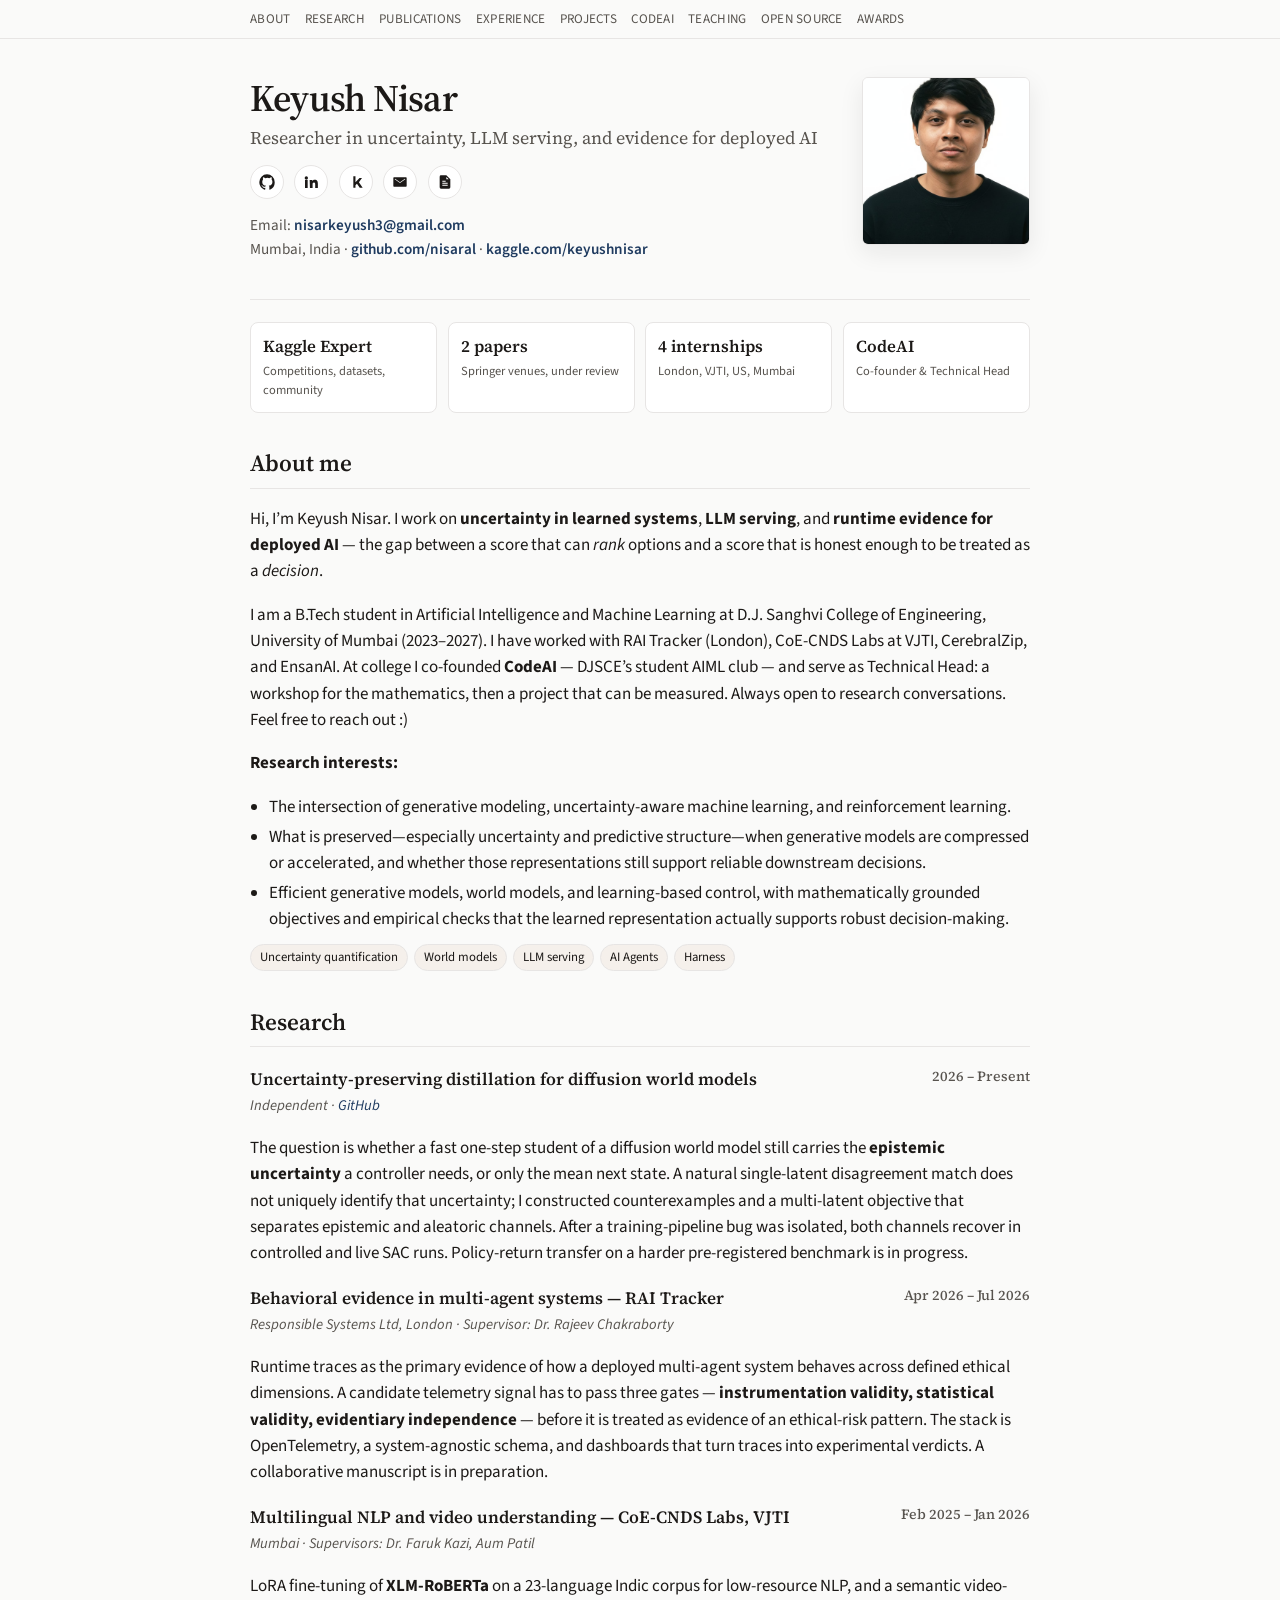
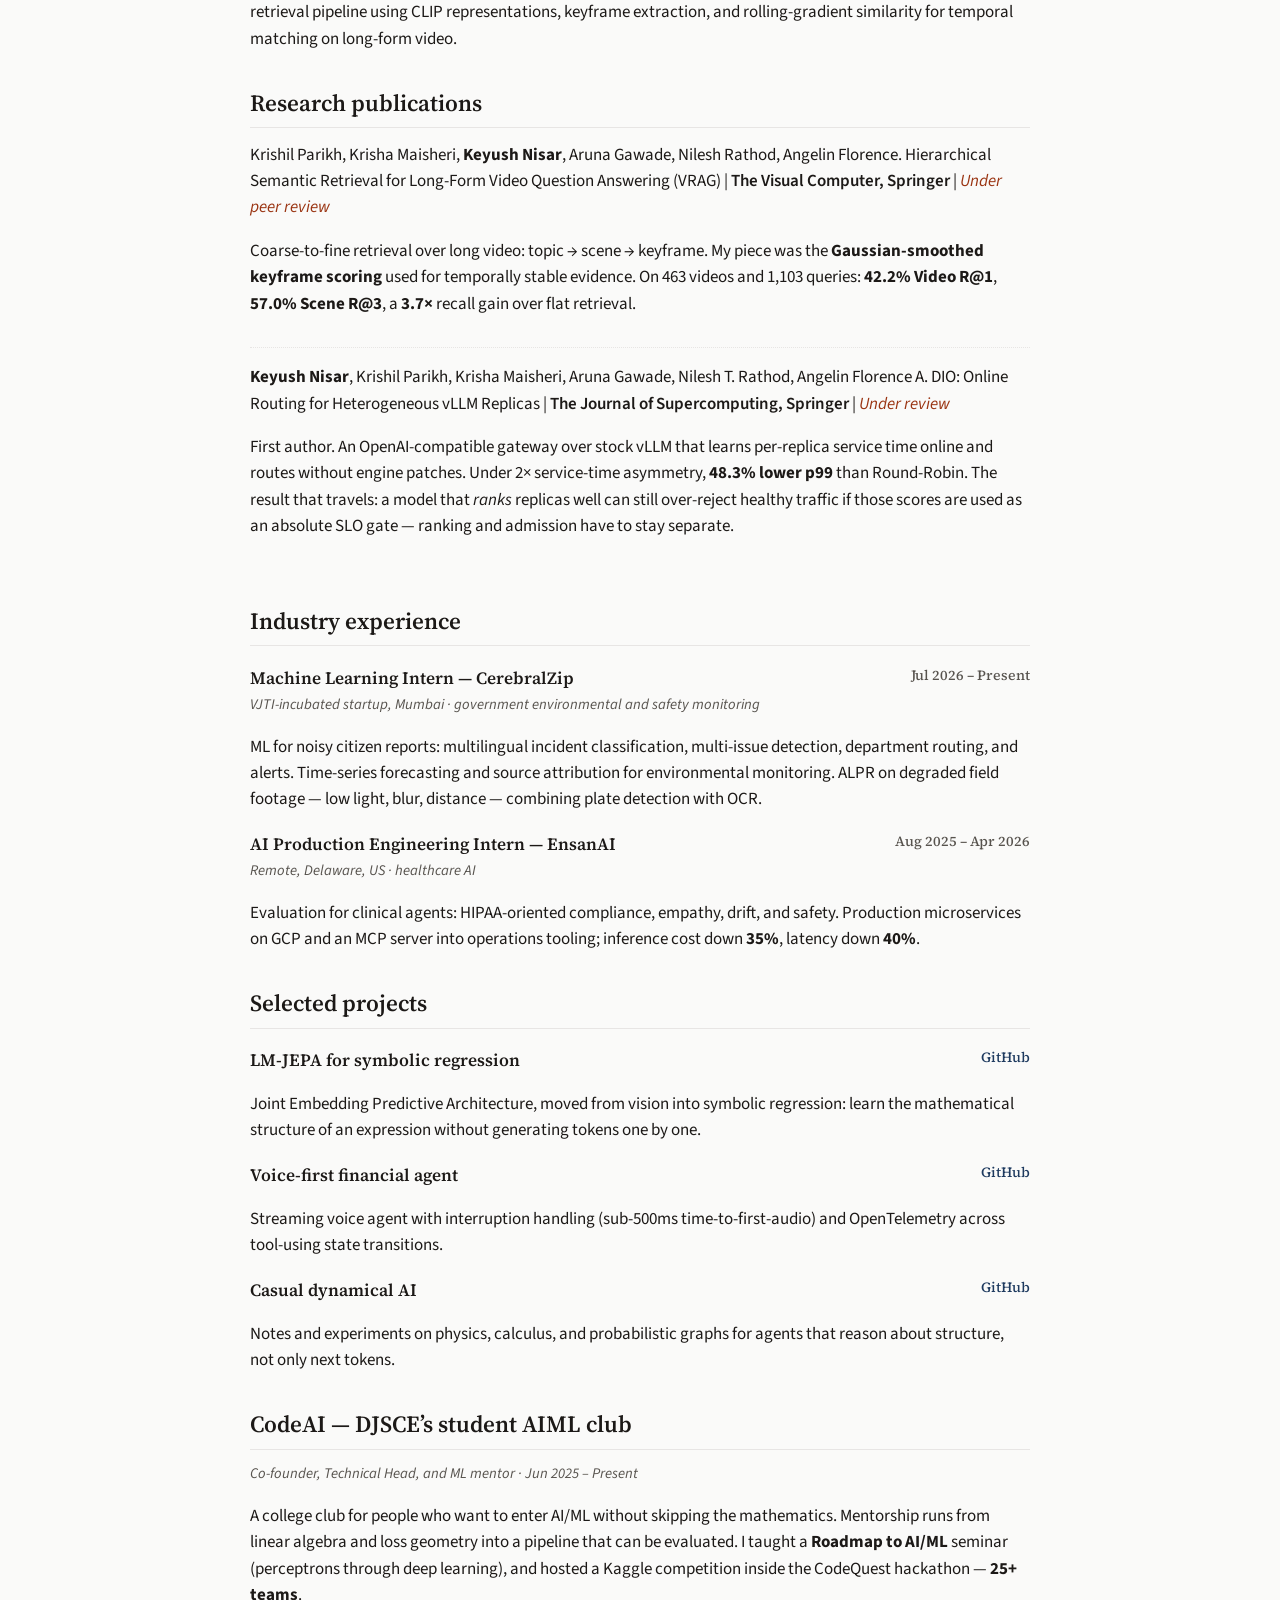
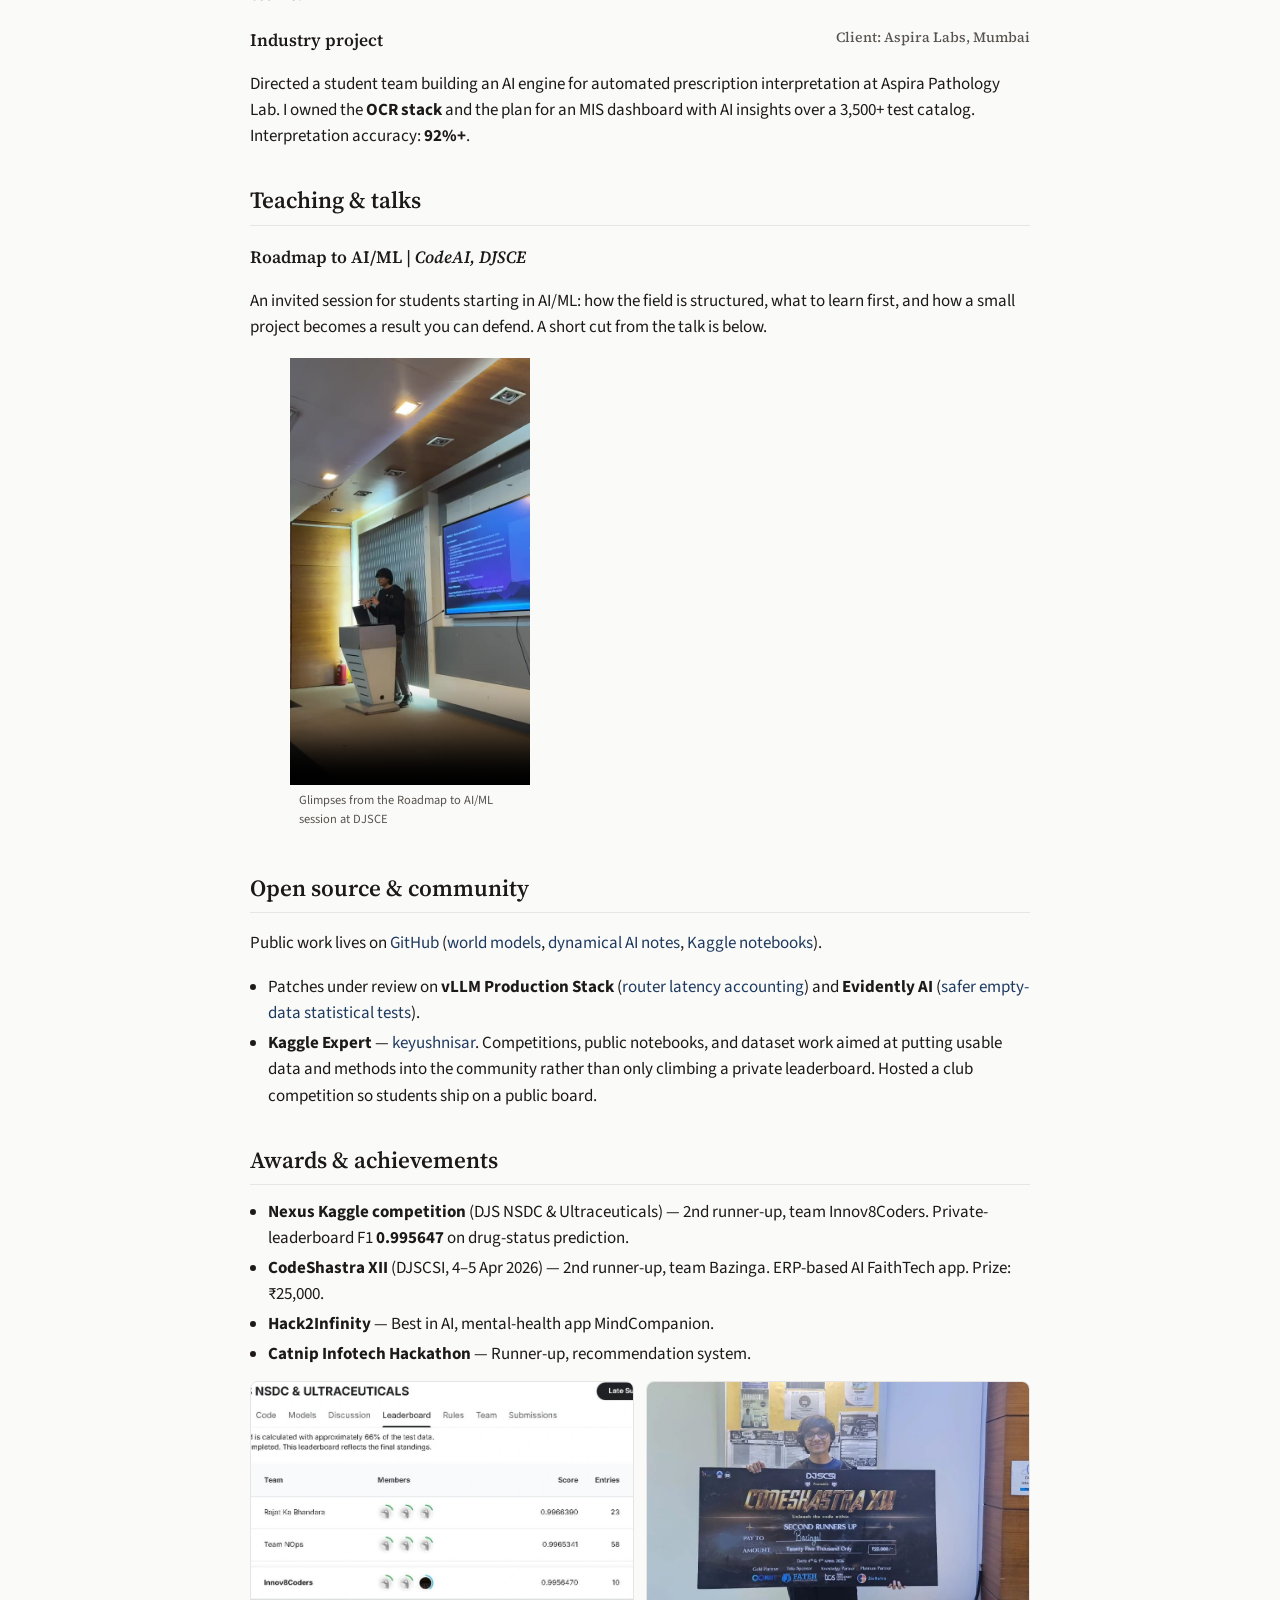
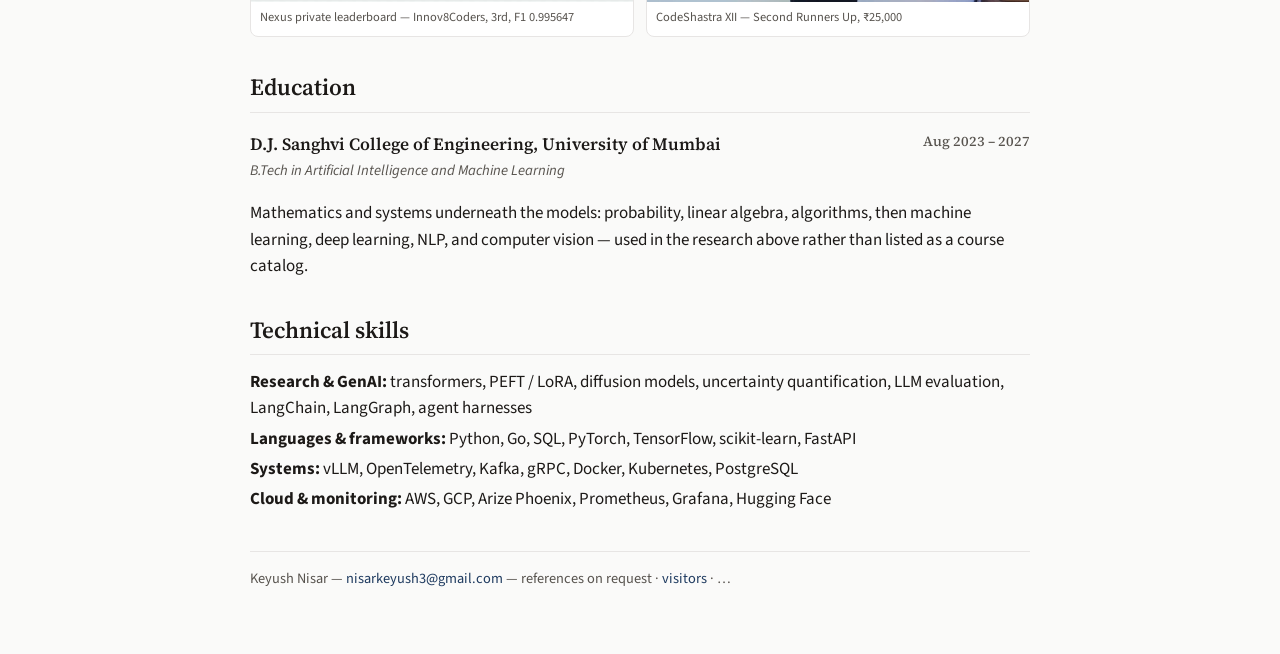
<file: index.html>
<!DOCTYPE html>
<html lang="en">
<head>
  <meta charset="utf-8" />
  <meta name="viewport" content="width=device-width, initial-scale=1" />
  <title>Keyush Nisar | Uncertainty, LLM Serving, and Evidence for Deployed AI</title>
  <meta name="description" content="Keyush Nisar — B.Tech AI &amp; ML at D.J. Sanghvi College of Engineering. Research on uncertainty in learned systems, LLM serving, and evidence for deployed AI." />
  <link rel="preconnect" href="https://fonts.googleapis.com" />
  <link rel="preconnect" href="https://fonts.gstatic.com" crossorigin />
  <link href="https://fonts.googleapis.com/css2?family=Source+Sans+3:ital,wght@0,400;0,600;0,700;1,400&family=Source+Serif+4:ital,wght@0,500;0,600;1,400&display=swap" rel="stylesheet" />
  <link rel="stylesheet" href="assets/css/style.css" />
  <link rel="icon" href="assets/img/keyush.jpg" />
</head>
<body>
  <nav class="topnav">
    <div class="inner">
      <a href="#about">About</a>
      <a href="#research">Research</a>
      <a href="#publications">Publications</a>
      <a href="#experience">Experience</a>
      <a href="#projects">Projects</a>
      <a href="#codeai">CodeAI</a>
      <a href="#teaching">Teaching</a>
      <a href="#opensource">Open source</a>
      <a href="#awards">Awards</a>
    </div>
  </nav>

  <main class="wrap">
    <header class="hero">
      <div>
        <h1>Keyush Nisar</h1>
        <p class="role">Researcher in uncertainty, LLM serving, and evidence for deployed AI</p>
        <div class="socials" aria-label="Profiles">
          <a href="https://github.com/nisaral" title="GitHub" target="_blank" rel="noopener">
            <svg viewBox="0 0 24 24" aria-hidden="true"><path d="M12 .5A11.5 11.5 0 0 0 .5 12.3c0 5.2 3.4 9.6 8.1 11.2.6.1.8-.3.8-.6v-2.1c-3.3.7-4-1.6-4-1.6-.5-1.3-1.3-1.7-1.3-1.7-1.1-.7.1-.7.1-.7 1.2.1 1.8 1.2 1.8 1.2 1.1 1.8 2.8 1.3 3.5 1 .1-.8.4-1.3.8-1.6-2.6-.3-5.4-1.3-5.4-5.9 0-1.3.5-2.4 1.2-3.2-.1-.3-.5-1.6.1-3.3 0 0 1-.3 3.3 1.2a11.4 11.4 0 0 1 6 0c2.3-1.5 3.3-1.2 3.3-1.2.6 1.7.2 3 .1 3.3.8.8 1.2 1.9 1.2 3.2 0 4.6-2.8 5.6-5.4 5.9.4.4.8 1.1.8 2.2v3.3c0 .3.2.7.8.6A11.5 11.5 0 0 0 23.5 12 11.5 11.5 0 0 0 12 .5z"/></svg>
          </a>
          <a href="https://www.linkedin.com/in/keyush-n-017a3a2b3/" title="LinkedIn" target="_blank" rel="noopener">
            <svg viewBox="0 0 24 24" aria-hidden="true"><path d="M4.98 3.5A2.5 2.5 0 1 1 5 8.5a2.5 2.5 0 0 1-.02-5zM3 9h4v12H3zm7 0h3.8v1.6h.1c.5-1 1.8-2 3.7-2 4 0 4.7 2.6 4.7 6V21h-4v-5.3c0-1.3 0-3-1.8-3s-2.1 1.4-2.1 2.9V21h-4z"/></svg>
          </a>
          <a href="https://www.kaggle.com/keyushnisar" title="Kaggle" target="_blank" rel="noopener">
            <svg viewBox="0 0 24 24" aria-hidden="true"><path d="M16.4 12.4 22 20.8h-4.4l-4.2-6.3-2.2 2.3V20.8H8V3.2h3.2v9.1l6.1-6.4H21z"/></svg>
          </a>
          <a href="mailto:nisarkeyush3@gmail.com" title="Email">
            <svg viewBox="0 0 24 24" aria-hidden="true"><path d="M3 5h18a1 1 0 0 1 1 1v12a1 1 0 0 1-1 1H3a1 1 0 0 1-1-1V6a1 1 0 0 1 1-1zm9 7.5L4.7 7.2 4 8l8 5.5L20 8l-.7-.8z"/></svg>
          </a>
          <a href="files/Keyush_Nisar_CV.pdf" title="CV">
            <svg viewBox="0 0 24 24" aria-hidden="true"><path d="M14 2H6a2 2 0 0 0-2 2v16a2 2 0 0 0 2 2h12a2 2 0 0 0 2-2V8zm0 2.5 3.5 3.5H14zM8 13h8v1.5H8zm0 3h8v1.5H8zM8 10h5v1.5H8z"/></svg>
          </a>
        </div>
        <p class="meta">
          Email: <a href="mailto:nisarkeyush3@gmail.com">nisarkeyush3@gmail.com</a><br />
          Mumbai, India ·
          <a href="https://github.com/nisaral">github.com/nisaral</a> ·
          <a href="https://www.kaggle.com/keyushnisar">kaggle.com/keyushnisar</a>
        </p>
      </div>
      <img class="photo" src="assets/img/keyush.jpg" alt="Portrait of Keyush Nisar" />
    </header>

    <section class="stats" aria-label="Highlights">
      <div class="stat"><b>Kaggle Expert</b><span>Competitions, datasets, community</span></div>
      <div class="stat"><b>2 papers</b><span>Springer venues, under review</span></div>
      <div class="stat"><b>4 internships</b><span>London, VJTI, US, Mumbai</span></div>
      <div class="stat"><b>CodeAI</b><span>Co-founder &amp; Technical Head</span></div>
    </section>

    <section id="about">
      <h2>About me</h2>
      <p>
        Hi, I’m Keyush Nisar. I work on <strong>uncertainty in learned systems</strong>,
        <strong>LLM serving</strong>, and <strong>runtime evidence for deployed AI</strong> —
        the gap between a score that can <em>rank</em> options and a score that is honest enough
        to be treated as a <em>decision</em>.
      </p>
      <p>
        I am a B.Tech student in Artificial Intelligence and Machine Learning at
        D.J. Sanghvi College of Engineering, University of Mumbai (2023–2027).
        I have worked with RAI Tracker (London), CoE-CNDS Labs at VJTI, CerebralZip, and EnsanAI.
        At college I co-founded <strong>CodeAI</strong> — DJSCE’s student AIML club — and serve as
        Technical Head: a workshop for the mathematics, then a project that can be measured.
        Always open to research conversations. Feel free to reach out :)
      </p>
      <p><strong>Research interests:</strong></p>
      <ul class="interests">
        <li>The intersection of generative modeling, uncertainty-aware machine learning, and reinforcement learning.</li>
        <li>What is preserved—especially uncertainty and predictive structure—when generative models are compressed or accelerated, and whether those representations still support reliable downstream decisions.</li>
        <li>Efficient generative models, world models, and learning-based control, with mathematically grounded objectives and empirical checks that the learned representation actually supports robust decision-making.</li>
      </ul>
      <div class="chips">
        <span class="chip">Uncertainty quantification</span>
        <span class="chip">World models</span>
        <span class="chip">LLM serving</span>
        <span class="chip">AI Agents</span>
        <span class="chip">Harness</span>
      </div>
    </section>

    <section id="research">
      <h2>Research</h2>

      <h3>Uncertainty-preserving distillation for diffusion world models <span class="when">2026 – Present</span></h3>
      <p class="org">Independent · <a href="https://github.com/nisaral/uncertainty-diffusion-world-models">GitHub</a></p>
      <p>
        The question is whether a fast one-step student of a diffusion world model still carries the
        <strong>epistemic uncertainty</strong> a controller needs, or only the mean next state.
        A natural single-latent disagreement match does not uniquely identify that uncertainty;
        I constructed counterexamples and a multi-latent objective that separates epistemic and aleatoric
        channels. After a training-pipeline bug was isolated, both channels recover in controlled and live
        SAC runs. Policy-return transfer on a harder pre-registered benchmark is in progress.
      </p>

      <h3>Behavioral evidence in multi-agent systems — RAI Tracker <span class="when">Apr 2026 – Jul 2026</span></h3>
      <p class="org">Responsible Systems Ltd, London · Supervisor: Dr. Rajeev Chakraborty</p>
      <p>
        Runtime traces as the primary evidence of how a deployed multi-agent system behaves across
        defined ethical dimensions. A candidate telemetry signal has to pass three gates —
        <strong>instrumentation validity, statistical validity, evidentiary independence</strong> —
        before it is treated as evidence of an ethical-risk pattern. The stack is OpenTelemetry,
        a system-agnostic schema, and dashboards that turn traces into experimental verdicts.
        A collaborative manuscript is in preparation.
      </p>

      <h3>Multilingual NLP and video understanding — CoE-CNDS Labs, VJTI <span class="when">Feb 2025 – Jan 2026</span></h3>
      <p class="org">Mumbai · Supervisors: Dr. Faruk Kazi, Aum Patil</p>
      <p>
        LoRA fine-tuning of <strong>XLM-RoBERTa</strong> on a 23-language Indic corpus for low-resource NLP,
        and a semantic video-retrieval pipeline using CLIP representations, keyframe extraction,
        and rolling-gradient similarity for temporal matching on long-form video.
      </p>
    </section>

    <section id="publications">
      <h2>Research publications</h2>

      <article class="pub">
        Krishil Parikh, Krisha Maisheri, <strong>Keyush Nisar</strong>, Aruna Gawade, Nilesh Rathod, Angelin Florence.
        Hierarchical Semantic Retrieval for Long-Form Video Question Answering (VRAG) |
        <span class="venue">The Visual Computer, Springer</span> |
        <span class="status">Under peer review</span>
        <p>
          Coarse-to-fine retrieval over long video: topic → scene → keyframe.
          My piece was the <strong>Gaussian-smoothed keyframe scoring</strong> used for temporally stable evidence.
          On 463 videos and 1,103 queries: <strong>42.2% Video R@1</strong>, <strong>57.0% Scene R@3</strong>,
          a <strong>3.7×</strong> recall gain over flat retrieval.
        </p>
      </article>

      <article class="pub">
        <strong>Keyush Nisar</strong>, Krishil Parikh, Krisha Maisheri, Aruna Gawade, Nilesh T. Rathod, Angelin Florence A.
        DIO: Online Routing for Heterogeneous vLLM Replicas |
        <span class="venue">The Journal of Supercomputing, Springer</span> |
        <span class="status">Under review</span>
        <p>
          First author. An OpenAI-compatible gateway over stock vLLM that learns per-replica service time
          online and routes without engine patches. Under 2× service-time asymmetry,
          <strong>48.3% lower p99</strong> than Round-Robin. The result that travels: a model that
          <em>ranks</em> replicas well can still over-reject healthy traffic if those scores are used
          as an absolute SLO gate — ranking and admission have to stay separate.
        </p>
      </article>
    </section>

    <section id="experience">
      <h2>Industry experience</h2>

      <h3>Machine Learning Intern — CerebralZip <span class="when">Jul 2026 – Present</span></h3>
      <p class="org">VJTI-incubated startup, Mumbai · government environmental and safety monitoring</p>
      <p>
        ML for noisy citizen reports: multilingual incident classification, multi-issue detection,
        department routing, and alerts. Time-series forecasting and source attribution for
        environmental monitoring. ALPR on degraded field footage — low light, blur, distance —
        combining plate detection with OCR.
      </p>

      <h3>AI Production Engineering Intern — EnsanAI <span class="when">Aug 2025 – Apr 2026</span></h3>
      <p class="org">Remote, Delaware, US · healthcare AI</p>
      <p>
        Evaluation for clinical agents: HIPAA-oriented compliance, empathy, drift, and safety.
        Production microservices on GCP and an MCP server into operations tooling;
        inference cost down <strong>35%</strong>, latency down <strong>40%</strong>.
      </p>
    </section>

    <section id="projects">
      <h2>Selected projects</h2>

      <h3>LM-JEPA for symbolic regression <span class="when"><a href="https://github.com/nisaral/LM-JEPA-for-Symbolic-Regression">GitHub</a></span></h3>
      <p>
        Joint Embedding Predictive Architecture, moved from vision into symbolic regression:
        learn the mathematical structure of an expression without generating tokens one by one.
      </p>

      <h3>Voice-first financial agent <span class="when"><a href="https://github.com/nisaral/Finance_Agent">GitHub</a></span></h3>
      <p>
        Streaming voice agent with interruption handling (sub-500ms time-to-first-audio)
        and OpenTelemetry across tool-using state transitions.
      </p>

      <h3>Casual dynamical AI <span class="when"><a href="https://github.com/nisaral/Casual_dynamical_AI">GitHub</a></span></h3>
      <p>
        Notes and experiments on physics, calculus, and probabilistic graphs for agents that
        reason about structure, not only next tokens.
      </p>
    </section>

    <section id="codeai">
      <h2>CodeAI — DJSCE’s student AIML club</h2>
      <p class="org">Co-founder, Technical Head, and ML mentor · Jun 2025 – Present</p>
      <p>
        A college club for people who want to enter AI/ML without skipping the mathematics.
        Mentorship runs from linear algebra and loss geometry into a pipeline that can be evaluated.
        I taught a <strong>Roadmap to AI/ML</strong> seminar (perceptrons through deep learning),
        and hosted a Kaggle competition inside the CodeQuest hackathon — <strong>25+ teams</strong>.
      </p>

      <h3>Industry project <span class="when">Client: Aspira Labs, Mumbai</span></h3>
      <p>
        Directed a student team building an AI engine for automated prescription interpretation
        at Aspira Pathology Lab. I owned the <strong>OCR stack</strong> and the plan for an MIS dashboard
        with AI insights over a 3,500+ test catalog. Interpretation accuracy: <strong>92%+</strong>.
      </p>
    </section>

    <section id="teaching">
      <h2>Teaching &amp; talks</h2>
      <h3>Roadmap to AI/ML | <em>CodeAI, DJSCE</em></h3>
      <p>
        An invited session for students starting in AI/ML: how the field is structured,
        what to learn first, and how a small project becomes a result you can defend.
        A short cut from the talk is below.
      </p>
      <div class="talk">
        <figure>
          <video controls preload="metadata" poster="assets/img/seminar-1.jpg" src="assets/video/roadmap-seminar.mp4"></video>
          <figcaption>Glimpses from the Roadmap to AI/ML session at DJSCE</figcaption>
        </figure>
      </div>
    </section>

    <section id="opensource">
      <h2>Open source &amp; community</h2>
      <p>
        Public work lives on <a href="https://github.com/nisaral">GitHub</a>
        (<a href="https://github.com/nisaral/uncertainty-diffusion-world-models">world models</a>,
        <a href="https://github.com/nisaral/Casual_dynamical_AI">dynamical AI notes</a>,
        <a href="https://github.com/nisaral/Kaggle_notebooks">Kaggle notebooks</a>).
      </p>
      <ul>
        <li>
          Patches under review on <strong>vLLM Production Stack</strong>
          (<a href="https://github.com/vllm-project/production-stack/pull/1080">router latency accounting</a>)
          and <strong>Evidently AI</strong>
          (<a href="https://github.com/evidentlyai/evidently/pull/1924">safer empty-data statistical tests</a>).
        </li>
        <li>
          <strong>Kaggle Expert</strong> —
          <a href="https://www.kaggle.com/keyushnisar">keyushnisar</a>.
          Competitions, public notebooks, and dataset work aimed at putting usable data and methods
          into the community rather than only climbing a private leaderboard.
          Hosted a club competition so students ship on a public board.
        </li>
      </ul>
    </section>

    <section id="awards">
      <h2>Awards &amp; achievements</h2>
      <ul>
        <li><strong>Nexus Kaggle competition</strong> (DJS NSDC &amp; Ultraceuticals) — 2nd runner-up, team Innov8Coders. Private-leaderboard F1 <strong>0.995647</strong> on drug-status prediction.</li>
        <li><strong>CodeShastra XII</strong> (DJSCSI, 4–5 Apr 2026) — 2nd runner-up, team Bazinga. ERP-based AI FaithTech app. Prize: ₹25,000.</li>
        <li><strong>Hack2Infinity</strong> — Best in AI, mental-health app MindCompanion.</li>
        <li><strong>Catnip Infotech Hackathon</strong> — Runner-up, recommendation system.</li>
      </ul>
      <div class="gallery">
        <figure>
          <img src="assets/img/kaggle-nexus.jpg" alt="Nexus Kaggle private leaderboard, Innov8Coders in third with F1 0.995647" />
          <figcaption>Nexus private leaderboard — Innov8Coders, 3rd, F1 0.995647</figcaption>
        </figure>
        <figure>
          <img src="assets/img/codeshastra.jpg" alt="Keyush holding the CodeShastra XII second runners-up cheque for twenty-five thousand rupees" />
          <figcaption>CodeShastra XII — Second Runners Up, ₹25,000</figcaption>
        </figure>
      </div>
    </section>

    <section id="education">
      <h2>Education</h2>
      <h3>D.J. Sanghvi College of Engineering, University of Mumbai <span class="when">Aug 2023 – 2027</span></h3>
      <p class="org">B.Tech in Artificial Intelligence and Machine Learning</p>
      <p>
        Mathematics and systems underneath the models: probability, linear algebra, algorithms,
        then machine learning, deep learning, NLP, and computer vision — used in the research above
        rather than listed as a course catalog.
      </p>
    </section>

    <section id="skills">
      <h2>Technical skills</h2>
      <div class="skills">
        <p><strong>Research &amp; GenAI:</strong> transformers, PEFT / LoRA, diffusion models, uncertainty quantification, LLM evaluation, LangChain, LangGraph, agent harnesses</p>
        <p><strong>Languages &amp; frameworks:</strong> Python, Go, SQL, PyTorch, TensorFlow, scikit-learn, FastAPI</p>
        <p><strong>Systems:</strong> vLLM, OpenTelemetry, Kafka, gRPC, Docker, Kubernetes, PostgreSQL</p>
        <p><strong>Cloud &amp; monitoring:</strong> AWS, GCP, Arize Phoenix, Prometheus, Grafana, Hugging Face</p>
      </div>
    </section>

    <footer>
      Keyush Nisar — <a href="mailto:nisarkeyush3@gmail.com">nisarkeyush3@gmail.com</a> — references on request
      <span class="foot-stats"> · <a href="stats.html">visitors</a> · <span id="hit-label">…</span></span>
    </footer>
  </main>
  <script src="assets/js/visit.js"></script>
  <script data-goatcounter="https://nisaral.goatcounter.com/count" async src="https://gc.zgo.at/count.js"></script>
</body>
</html>
</file>
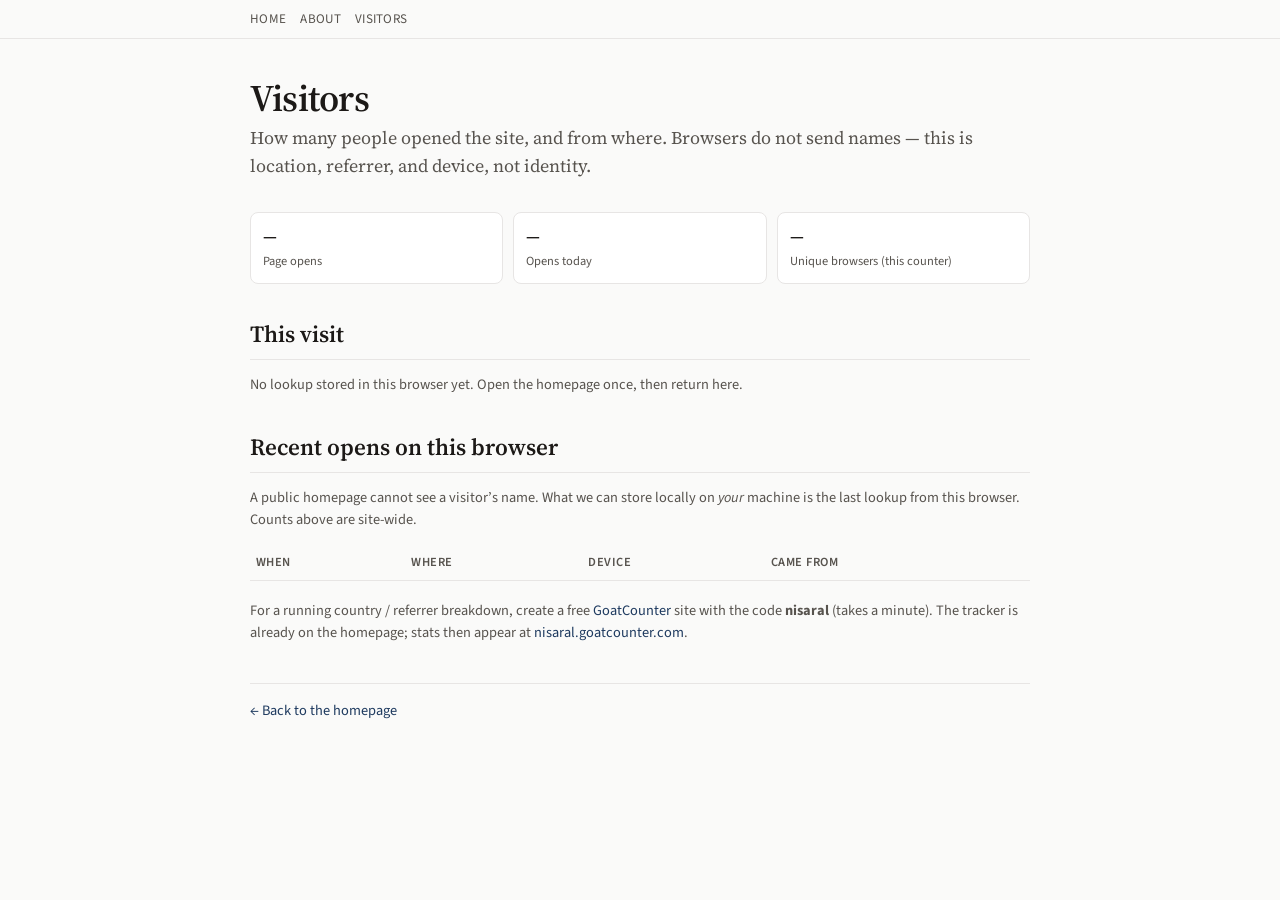
<file: stats.html>
<!DOCTYPE html>
<html lang="en">
<head>
  <meta charset="utf-8" />
  <meta name="viewport" content="width=device-width, initial-scale=1" />
  <title>Visitors · Keyush Nisar</title>
  <link rel="preconnect" href="https://fonts.googleapis.com" />
  <link rel="preconnect" href="https://fonts.gstatic.com" crossorigin />
  <link href="https://fonts.googleapis.com/css2?family=Source+Sans+3:ital,wght@0,400;0,600;0,700;1,400&family=Source+Serif+4:ital,wght@0,500;0,600;1,400&display=swap" rel="stylesheet" />
  <link rel="stylesheet" href="assets/css/style.css" />
  <link rel="icon" href="assets/img/keyush.jpg" />
</head>
<body>
  <nav class="topnav">
    <div class="inner">
      <a href="index.html">Home</a>
      <a href="index.html#about">About</a>
      <a href="stats.html">Visitors</a>
    </div>
  </nav>

  <main class="wrap">
    <header class="hero" style="grid-template-columns: 1fr; border-bottom: 0; padding-bottom: 0;">
      <div>
        <h1>Visitors</h1>
        <p class="role">How many people opened the site, and from where. Browsers do not send names — this is location, referrer, and device, not identity.</p>
      </div>
    </header>

    <section class="statgrid" aria-label="Counts">
      <div class="stat"><b id="c-opens">—</b><span>Page opens</span></div>
      <div class="stat"><b id="c-today">—</b><span>Opens today</span></div>
      <div class="stat"><b id="c-unique">—</b><span>Unique browsers (this counter)</span></div>
    </section>

    <h2>This visit</h2>
    <p class="note" id="this-visit">Looking up this connection…</p>

    <h2>Recent opens on this browser</h2>
    <p class="note">A public homepage cannot see a visitor’s name. What we can store locally on <em>your</em> machine is the last lookup from this browser. Counts above are site-wide.</p>
    <table class="visitors" id="last-table">
      <thead>
        <tr><th>When</th><th>Where</th><th>Device</th><th>Came from</th></tr>
      </thead>
      <tbody></tbody>
    </table>
    <p class="note" style="margin-top:1.2rem;">
      For a running country / referrer breakdown, create a free
      <a href="https://www.goatcounter.com">GoatCounter</a> site with the code <strong>nisaral</strong>
      (takes a minute). The tracker is already on the homepage; stats then appear at
      <a href="https://nisaral.goatcounter.com">nisaral.goatcounter.com</a>.
    </p>

    <footer>
      <a href="index.html">← Back to the homepage</a>
    </footer>
  </main>
  <script>
    (function () {
      function fmt(n) { return Number(n || 0).toLocaleString(); }
      function hit(key) {
        return fetch("https://hitscounter.dev/api/hit?url=" + encodeURIComponent(key) + "&output=json", { cache: "no-store" })
          .then(function (r) { return r.json(); });
      }
      function set(id, v) { var el = document.getElementById(id); if (el) el.textContent = v; }

      var cachedOpens = localStorage.getItem("kn_opens");
      var cachedUnique = localStorage.getItem("kn_uniques");
      if (cachedOpens) {
        var o = JSON.parse(cachedOpens);
        set("c-opens", fmt(o.total_hits));
        set("c-today", fmt(o.today_hits));
      }
      if (cachedUnique) set("c-unique", fmt(JSON.parse(cachedUnique).total_hits));

      var last = localStorage.getItem("kn_last");
      var tbody = document.querySelector("#last-table tbody");
      if (last && tbody) {
        var row = JSON.parse(last);
        var where = [row.city, row.region, row.country].filter(Boolean).join(", ") || "Unknown";
        var when = row.t ? new Date(row.t).toLocaleString() : "—";
        tbody.innerHTML = "<tr><td>" + when + "</td><td>" + where + "</td><td>" + (row.device || "") + "</td><td class='ref'>" + (row.ref || "direct") + "</td></tr>";
        document.getElementById("this-visit").textContent = where + " · " + (row.device || "") + " · " + (row.ref === "direct" ? "typed or bookmarked" : row.ref);
      } else {
        document.getElementById("this-visit").textContent = "No lookup stored in this browser yet. Open the homepage once, then return here.";
      }

      hit("https://nisaral.github.io").then(function (o) {
        localStorage.setItem("kn_opens", JSON.stringify(o));
        set("c-opens", fmt(o.total_hits));
        set("c-today", fmt(o.today_hits));
      }).catch(function () {});
    })();
  </script>
</body>
</html>
</file>
<file: assets/css/style.css>
:root {
  --ink: #1c1917;
  --muted: #57534e;
  --line: #e7e5e4;
  --paper: #fafaf9;
  --card: #ffffff;
  --link: #1e3a5f;
  --link-hover: #0f2744;
  --accent: #9a3412;
  --chip: #f5f0eb;
  --max: 820px;
}

* { box-sizing: border-box; }
html { scroll-behavior: smooth; }
body {
  margin: 0;
  background: var(--paper);
  color: var(--ink);
  font-family: "Source Sans 3", "Segoe UI", Helvetica, Arial, sans-serif;
  font-size: 17px;
  line-height: 1.55;
}

a { color: var(--link); text-decoration: none; }
a:hover { color: var(--link-hover); text-decoration: underline; }

.wrap {
  max-width: var(--max);
  margin: 0 auto;
  padding: 0 1.25rem 4rem;
}

.topnav {
  position: sticky;
  top: 0;
  z-index: 20;
  background: rgba(250, 250, 249, 0.92);
  backdrop-filter: blur(10px);
  border-bottom: 1px solid var(--line);
}
.topnav inner, .topnav .inner {
  max-width: var(--max);
  margin: 0 auto;
  padding: 0.55rem 1.25rem;
  display: flex;
  gap: 0.9rem;
  flex-wrap: wrap;
  font-size: 0.82rem;
  letter-spacing: 0.02em;
  text-transform: uppercase;
}
.topnav a { color: var(--muted); text-decoration: none; }
.topnav a:hover { color: var(--ink); }

header.hero {
  display: grid;
  grid-template-columns: 1fr 168px;
  gap: 1.75rem;
  align-items: start;
  padding: 2.4rem 0 1.4rem;
  border-bottom: 1px solid var(--line);
}

h1 {
  font-family: "Source Serif 4", Georgia, "Times New Roman", serif;
  font-weight: 600;
  font-size: 2.35rem;
  letter-spacing: -0.02em;
  margin: 0 0 0.2rem;
  line-height: 1.15;
}
.role {
  font-family: "Source Serif 4", Georgia, serif;
  font-size: 1.12rem;
  color: var(--muted);
  margin: 0 0 0.85rem;
  font-weight: 400;
}

.socials {
  display: flex;
  gap: 0.65rem;
  flex-wrap: wrap;
  margin: 0.4rem 0 0.7rem;
}
.socials a {
  width: 34px;
  height: 34px;
  border: 1px solid var(--line);
  border-radius: 999px;
  display: inline-flex;
  align-items: center;
  justify-content: center;
  color: var(--ink);
  background: var(--card);
  text-decoration: none;
}
.socials a:hover { border-color: var(--ink); background: #fff; }
.socials svg { width: 16px; height: 16px; fill: currentColor; }

.meta {
  font-size: 0.95rem;
  color: var(--muted);
}
.meta a { font-weight: 600; }

.photo {
  width: 168px;
  height: 168px;
  object-fit: cover;
  border-radius: 6px;
  border: 1px solid var(--line);
  box-shadow: 0 8px 24px rgba(28, 25, 23, 0.08);
}

.stats {
  display: grid;
  grid-template-columns: repeat(4, 1fr);
  gap: 0.65rem;
  margin: 1.35rem 0 0.4rem;
}
.stat {
  background: var(--card);
  border: 1px solid var(--line);
  border-radius: 8px;
  padding: 0.7rem 0.75rem;
}
.stat b {
  display: block;
  font-family: "Source Serif 4", Georgia, serif;
  font-size: 1.05rem;
  font-weight: 600;
}
.stat span {
  display: block;
  color: var(--muted);
  font-size: 0.78rem;
  margin-top: 0.12rem;
}

h2 {
  font-family: "Source Serif 4", Georgia, serif;
  font-size: 1.45rem;
  font-weight: 600;
  margin: 2.1rem 0 0.85rem;
  padding-bottom: 0.35rem;
  border-bottom: 1px solid var(--line);
}

h3 {
  font-family: "Source Serif 4", Georgia, serif;
  font-size: 1.08rem;
  font-weight: 600;
  margin: 1.15rem 0 0.15rem;
}

.when {
  float: right;
  color: var(--muted);
  font-size: 0.88rem;
  font-weight: 500;
  white-space: nowrap;
  margin-left: 1rem;
}
.org {
  color: var(--muted);
  font-size: 0.92rem;
  margin: 0 0 0.35rem;
  font-style: italic;
}

ul {
  margin: 0.25rem 0 0.6rem;
  padding-left: 1.15rem;
}
li { margin: 0.22rem 0; }

.interests { margin: 0.4rem 0 0; padding-left: 1.2rem; }
.chips {
  display: flex;
  flex-wrap: wrap;
  gap: 0.4rem;
  margin: 0.7rem 0 0;
}
.chip {
  background: var(--chip);
  border: 1px solid var(--line);
  color: var(--ink);
  font-size: 0.8rem;
  padding: 0.18rem 0.55rem;
  border-radius: 999px;
}

.pub {
  margin: 0 0 1rem;
  padding-bottom: 0.85rem;
  border-bottom: 1px dotted var(--line);
}
.pub:last-child { border-bottom: 0; }
.venue { font-weight: 600; }
.status {
  font-style: italic;
  color: var(--accent);
}
.links { font-size: 0.92rem; }

.gallery {
  display: grid;
  grid-template-columns: 1fr 1fr;
  gap: 0.75rem;
  margin: 0.85rem 0 0.4rem;
}
.gallery figure, .clips figure {
  margin: 0;
  background: var(--card);
  border: 1px solid var(--line);
  border-radius: 8px;
  overflow: hidden;
}
.gallery img {
  width: 100%;
  height: 220px;
  object-fit: cover;
  display: block;
}
.talk {
  max-width: 320px;
  margin: 0.9rem 0 0.2rem;
}
.talk video {
  width: 100%;
  max-height: 520px;
  object-fit: cover;
  background: #111;
  display: block;
}
figcaption {
  font-size: 0.78rem;
  color: var(--muted);
  padding: 0.4rem 0.55rem 0.5rem;
}

.skills p { margin: 0.25rem 0; }

footer {
  margin-top: 2.4rem;
  padding-top: 1rem;
  border-top: 1px solid var(--line);
  color: var(--muted);
  font-size: 0.9rem;
}
.foot-stats { white-space: nowrap; }

.statgrid {
  display: grid;
  grid-template-columns: repeat(3, 1fr);
  gap: 0.65rem;
  margin: 1.2rem 0 1.4rem;
}
.note {
  font-size: 0.9rem;
  color: var(--muted);
}
table.visitors {
  width: 100%;
  border-collapse: collapse;
  font-size: 0.92rem;
}
table.visitors th,
table.visitors td {
  text-align: left;
  padding: 0.45rem 0.35rem;
  border-bottom: 1px solid var(--line);
  vertical-align: top;
}
table.visitors th { color: var(--muted); font-weight: 600; font-size: 0.78rem; text-transform: uppercase; letter-spacing: 0.04em; }
.ref { word-break: break-all; color: var(--muted); font-size: 0.85rem; }

@media (max-width: 720px) {
  .statgrid { grid-template-columns: 1fr; }
}

@media (max-width: 720px) {
  header.hero { grid-template-columns: 1fr; }
  .photo { width: 140px; height: 140px; }
  .stats { grid-template-columns: 1fr 1fr; }
  .when { float: none; display: block; margin: 0 0 0.2rem; }
  .talk { max-width: 100%; }
  .talk video { max-height: 480px; }
  .gallery { grid-template-columns: 1fr; }
  h1 { font-size: 1.9rem; }
}
</file>
